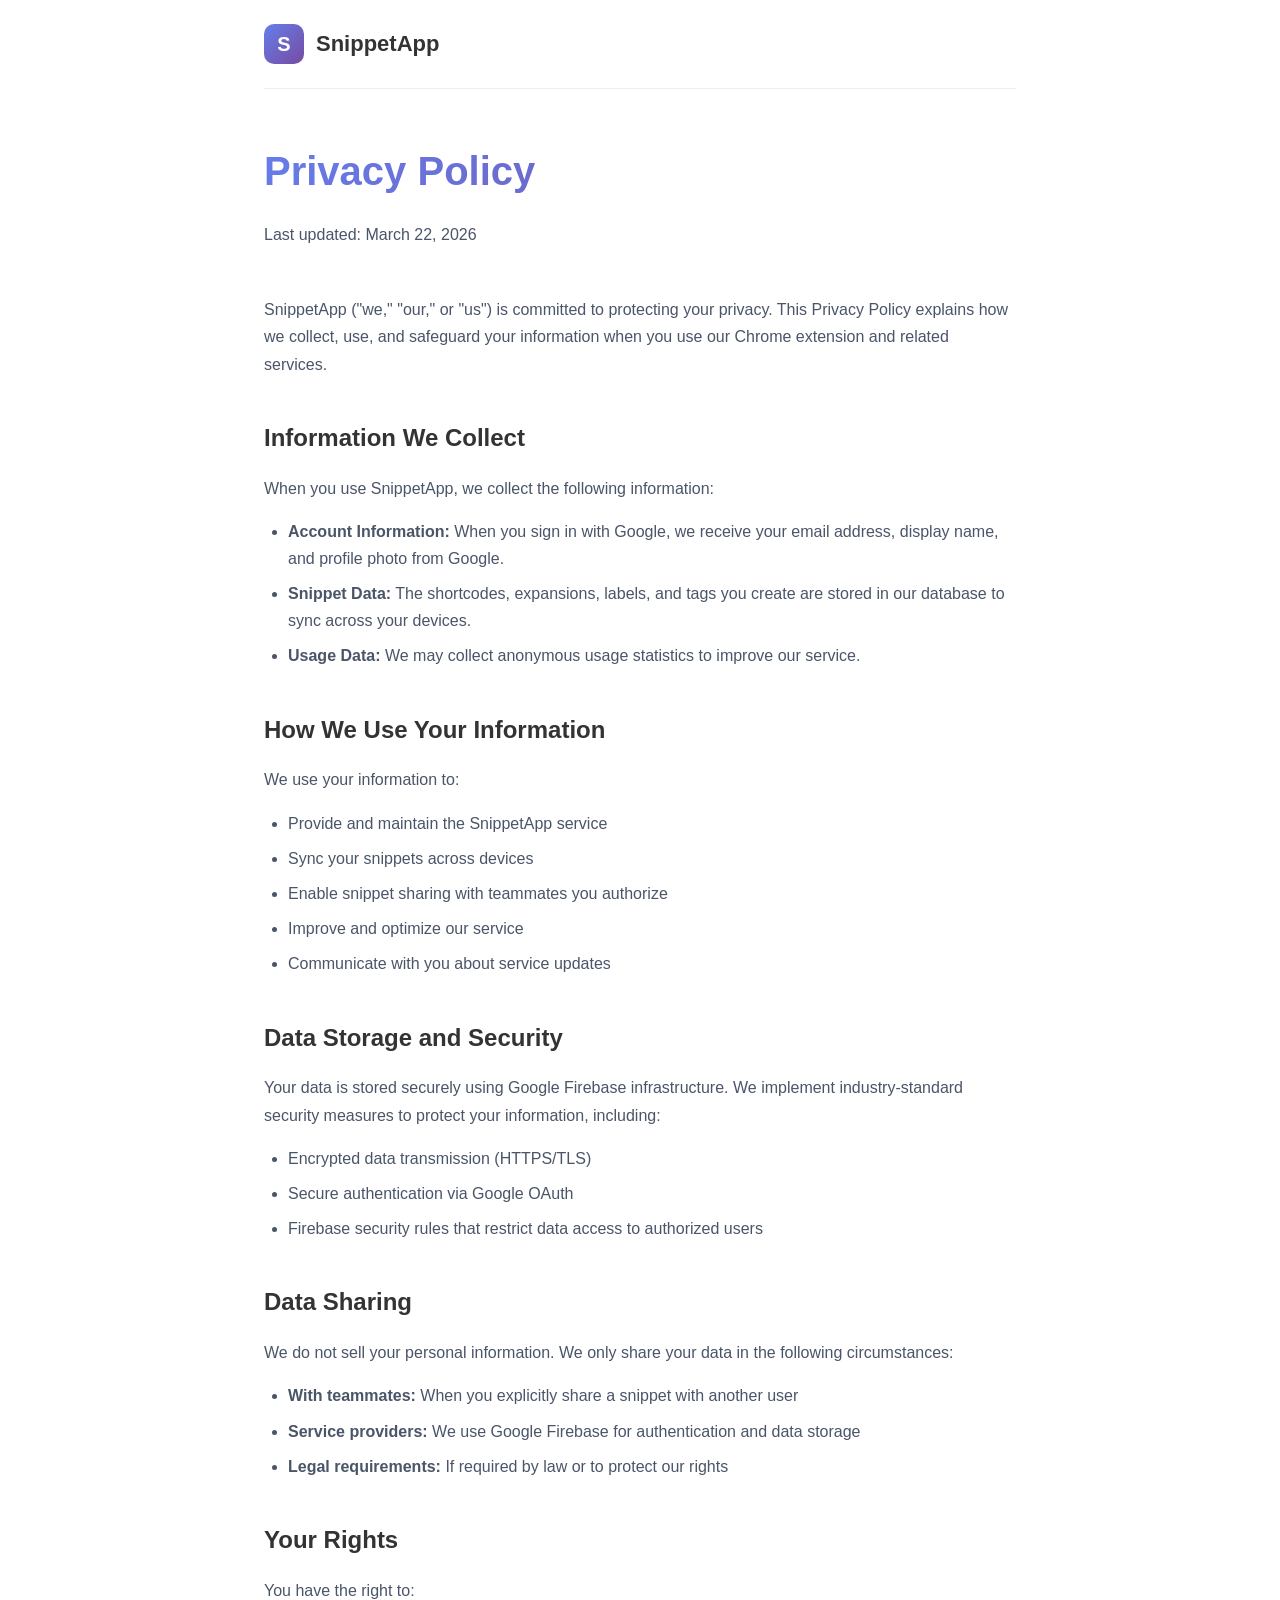
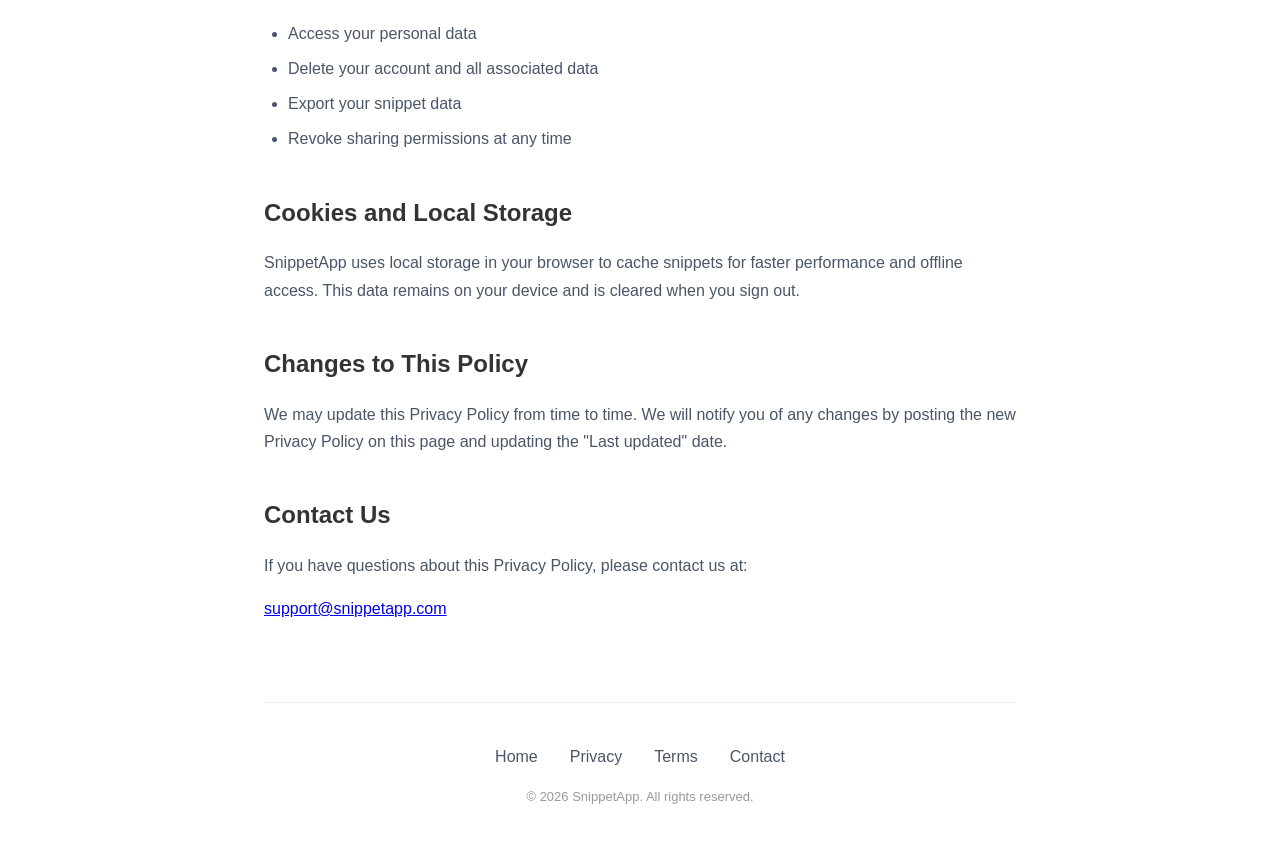
<file: landing/privacy.html>
<!DOCTYPE html>
<html lang="en">
<head>
  <meta charset="UTF-8">
  <meta name="viewport" content="width=device-width, initial-scale=1.0">
  <title>Privacy Policy - SnippetApp</title>
  <meta name="description" content="SnippetApp Privacy Policy - Learn how we collect, use, and protect your data.">
  <link rel="icon" href="data:image/svg+xml,<svg xmlns='http://www.w3.org/2000/svg' viewBox='0 0 100 100'><rect fill='%23667eea' rx='20' width='100' height='100'/><text x='50' y='70' font-size='60' text-anchor='middle' fill='white'>S</text></svg>">
  <style>
    * {
      margin: 0;
      padding: 0;
      box-sizing: border-box;
    }

    :root {
      --primary: #667eea;
      --secondary: #764ba2;
      --text: #333;
      --text-light: #4a5568;
      --bg: #f8f9fa;
      --white: #ffffff;
    }

    body {
      font-family: -apple-system, BlinkMacSystemFont, 'Segoe UI', Roboto, Oxygen, Ubuntu, sans-serif;
      color: var(--text);
      line-height: 1.7;
      background: var(--white);
    }

    .container {
      max-width: 800px;
      margin: 0 auto;
      padding: 0 24px;
    }

    header {
      padding: 24px 0;
      border-bottom: 1px solid #eee;
      margin-bottom: 48px;
    }

    .nav-logo {
      display: inline-flex;
      align-items: center;
      gap: 12px;
      text-decoration: none;
    }

    .nav-logo-icon {
      width: 40px;
      height: 40px;
      background: linear-gradient(135deg, var(--primary) 0%, var(--secondary) 100%);
      border-radius: 10px;
      display: flex;
      align-items: center;
      justify-content: center;
      color: white;
      font-weight: bold;
      font-size: 20px;
    }

    .nav-logo-text {
      font-size: 22px;
      font-weight: 700;
      color: var(--text);
    }

    h1 {
      font-size: 40px;
      font-weight: 700;
      margin-bottom: 16px;
      background: linear-gradient(135deg, var(--primary), var(--secondary));
      -webkit-background-clip: text;
      -webkit-text-fill-color: transparent;
      background-clip: text;
    }

    .last-updated {
      color: var(--text-light);
      margin-bottom: 48px;
    }

    h2 {
      font-size: 24px;
      font-weight: 600;
      margin-top: 40px;
      margin-bottom: 16px;
    }

    p {
      margin-bottom: 16px;
      color: var(--text-light);
    }

    ul {
      margin-bottom: 16px;
      padding-left: 24px;
    }

    li {
      margin-bottom: 8px;
      color: var(--text-light);
    }

    footer {
      margin-top: 80px;
      padding: 40px 0;
      border-top: 1px solid #eee;
      text-align: center;
    }

    .footer-links {
      display: flex;
      justify-content: center;
      gap: 32px;
    }

    .footer-link {
      color: var(--text-light);
      text-decoration: none;
    }

    .footer-link:hover {
      color: var(--primary);
    }

    .footer-copyright {
      margin-top: 16px;
      color: #999;
      font-size: 13px;
    }
  </style>
</head>
<body>
  <div class="container">
    <header>
      <a href="index.html" class="nav-logo">
        <div class="nav-logo-icon">S</div>
        <span class="nav-logo-text">SnippetApp</span>
      </a>
    </header>

    <main>
      <h1>Privacy Policy</h1>
      <p class="last-updated">Last updated: March 22, 2026</p>

      <p>SnippetApp ("we," "our," or "us") is committed to protecting your privacy. This Privacy Policy explains how we collect, use, and safeguard your information when you use our Chrome extension and related services.</p>

      <h2>Information We Collect</h2>
      <p>When you use SnippetApp, we collect the following information:</p>
      <ul>
        <li><strong>Account Information:</strong> When you sign in with Google, we receive your email address, display name, and profile photo from Google.</li>
        <li><strong>Snippet Data:</strong> The shortcodes, expansions, labels, and tags you create are stored in our database to sync across your devices.</li>
        <li><strong>Usage Data:</strong> We may collect anonymous usage statistics to improve our service.</li>
      </ul>

      <h2>How We Use Your Information</h2>
      <p>We use your information to:</p>
      <ul>
        <li>Provide and maintain the SnippetApp service</li>
        <li>Sync your snippets across devices</li>
        <li>Enable snippet sharing with teammates you authorize</li>
        <li>Improve and optimize our service</li>
        <li>Communicate with you about service updates</li>
      </ul>

      <h2>Data Storage and Security</h2>
      <p>Your data is stored securely using Google Firebase infrastructure. We implement industry-standard security measures to protect your information, including:</p>
      <ul>
        <li>Encrypted data transmission (HTTPS/TLS)</li>
        <li>Secure authentication via Google OAuth</li>
        <li>Firebase security rules that restrict data access to authorized users</li>
      </ul>

      <h2>Data Sharing</h2>
      <p>We do not sell your personal information. We only share your data in the following circumstances:</p>
      <ul>
        <li><strong>With teammates:</strong> When you explicitly share a snippet with another user</li>
        <li><strong>Service providers:</strong> We use Google Firebase for authentication and data storage</li>
        <li><strong>Legal requirements:</strong> If required by law or to protect our rights</li>
      </ul>

      <h2>Your Rights</h2>
      <p>You have the right to:</p>
      <ul>
        <li>Access your personal data</li>
        <li>Delete your account and all associated data</li>
        <li>Export your snippet data</li>
        <li>Revoke sharing permissions at any time</li>
      </ul>

      <h2>Cookies and Local Storage</h2>
      <p>SnippetApp uses local storage in your browser to cache snippets for faster performance and offline access. This data remains on your device and is cleared when you sign out.</p>

      <h2>Changes to This Policy</h2>
      <p>We may update this Privacy Policy from time to time. We will notify you of any changes by posting the new Privacy Policy on this page and updating the "Last updated" date.</p>

      <h2>Contact Us</h2>
      <p>If you have questions about this Privacy Policy, please contact us at:</p>
      <p><a href="mailto:support@snippetapp.com">support@snippetapp.com</a></p>
    </main>

    <footer>
      <div class="footer-links">
        <a href="index.html" class="footer-link">Home</a>
        <a href="privacy.html" class="footer-link">Privacy</a>
        <a href="terms.html" class="footer-link">Terms</a>
        <a href="mailto:support@snippetapp.com" class="footer-link">Contact</a>
      </div>
      <p class="footer-copyright">&copy; 2026 SnippetApp. All rights reserved.</p>
    </footer>
  </div>
</body>
</html>
</file>
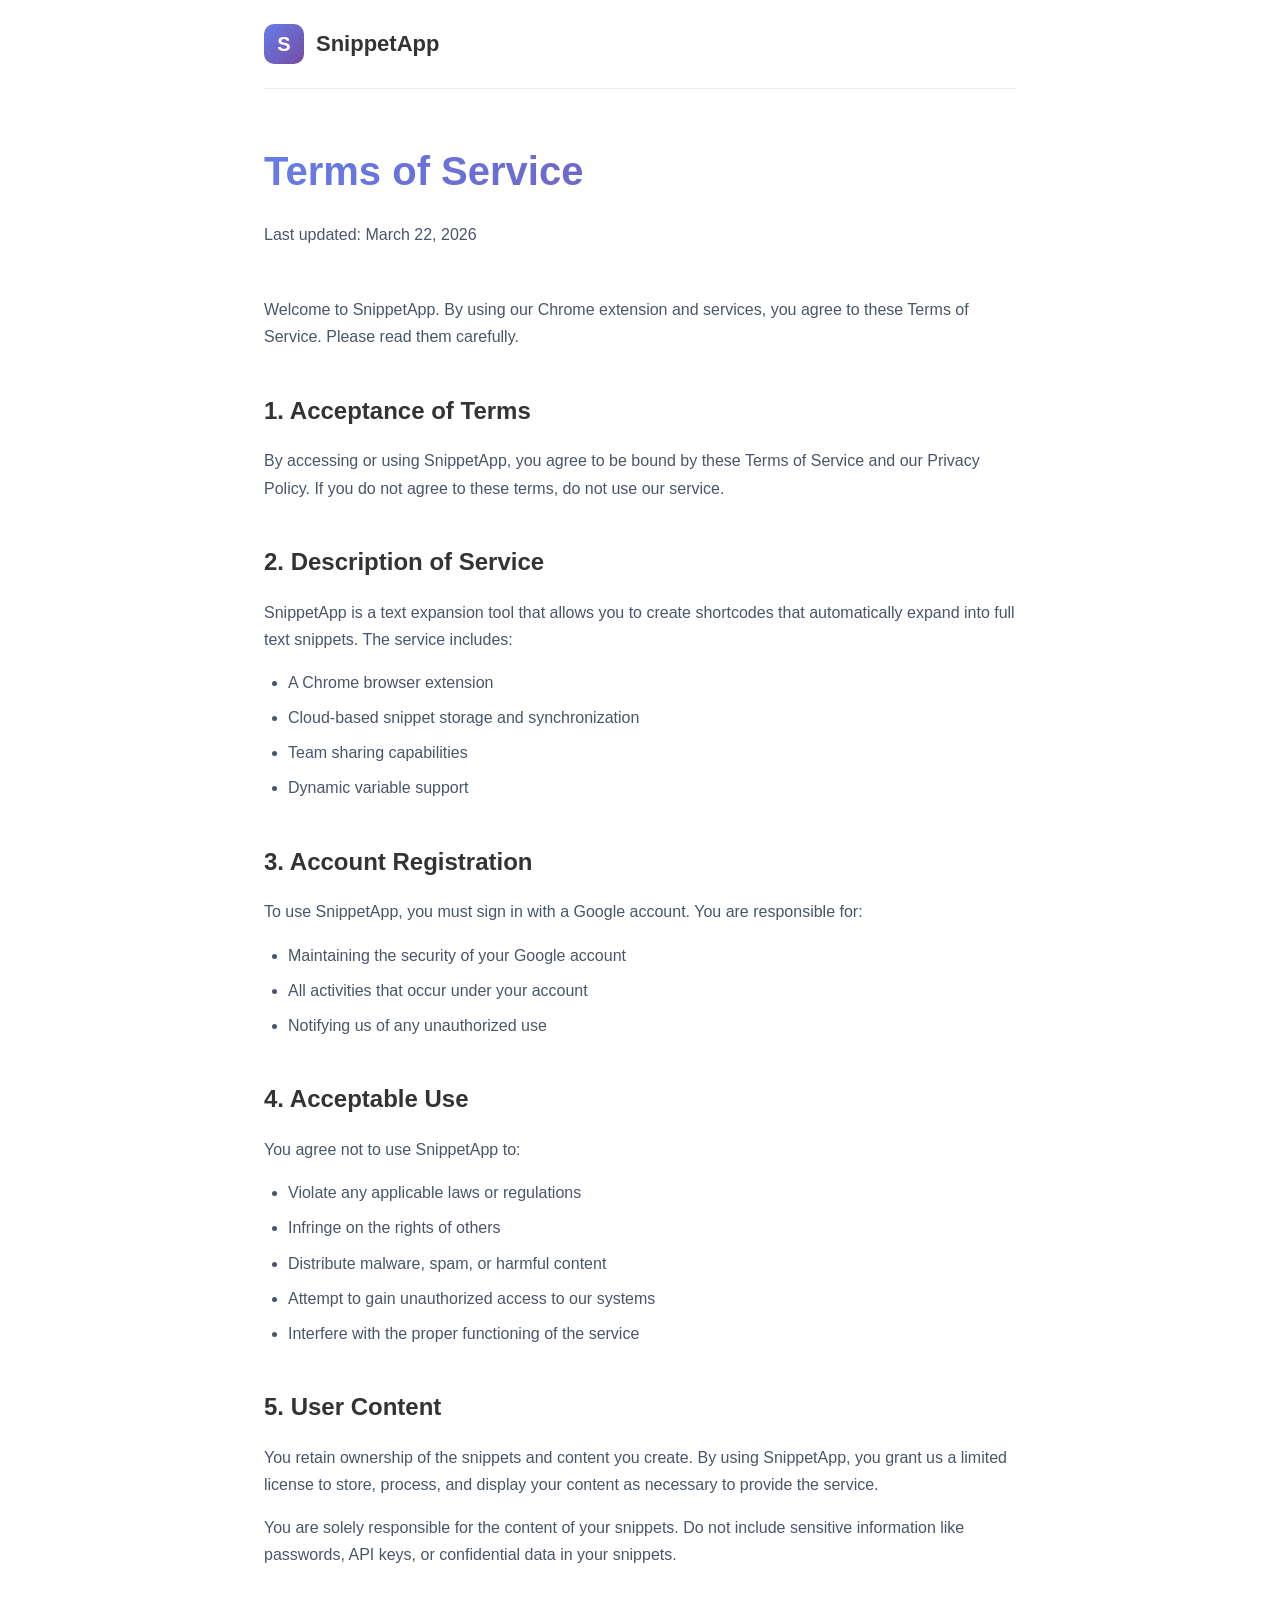
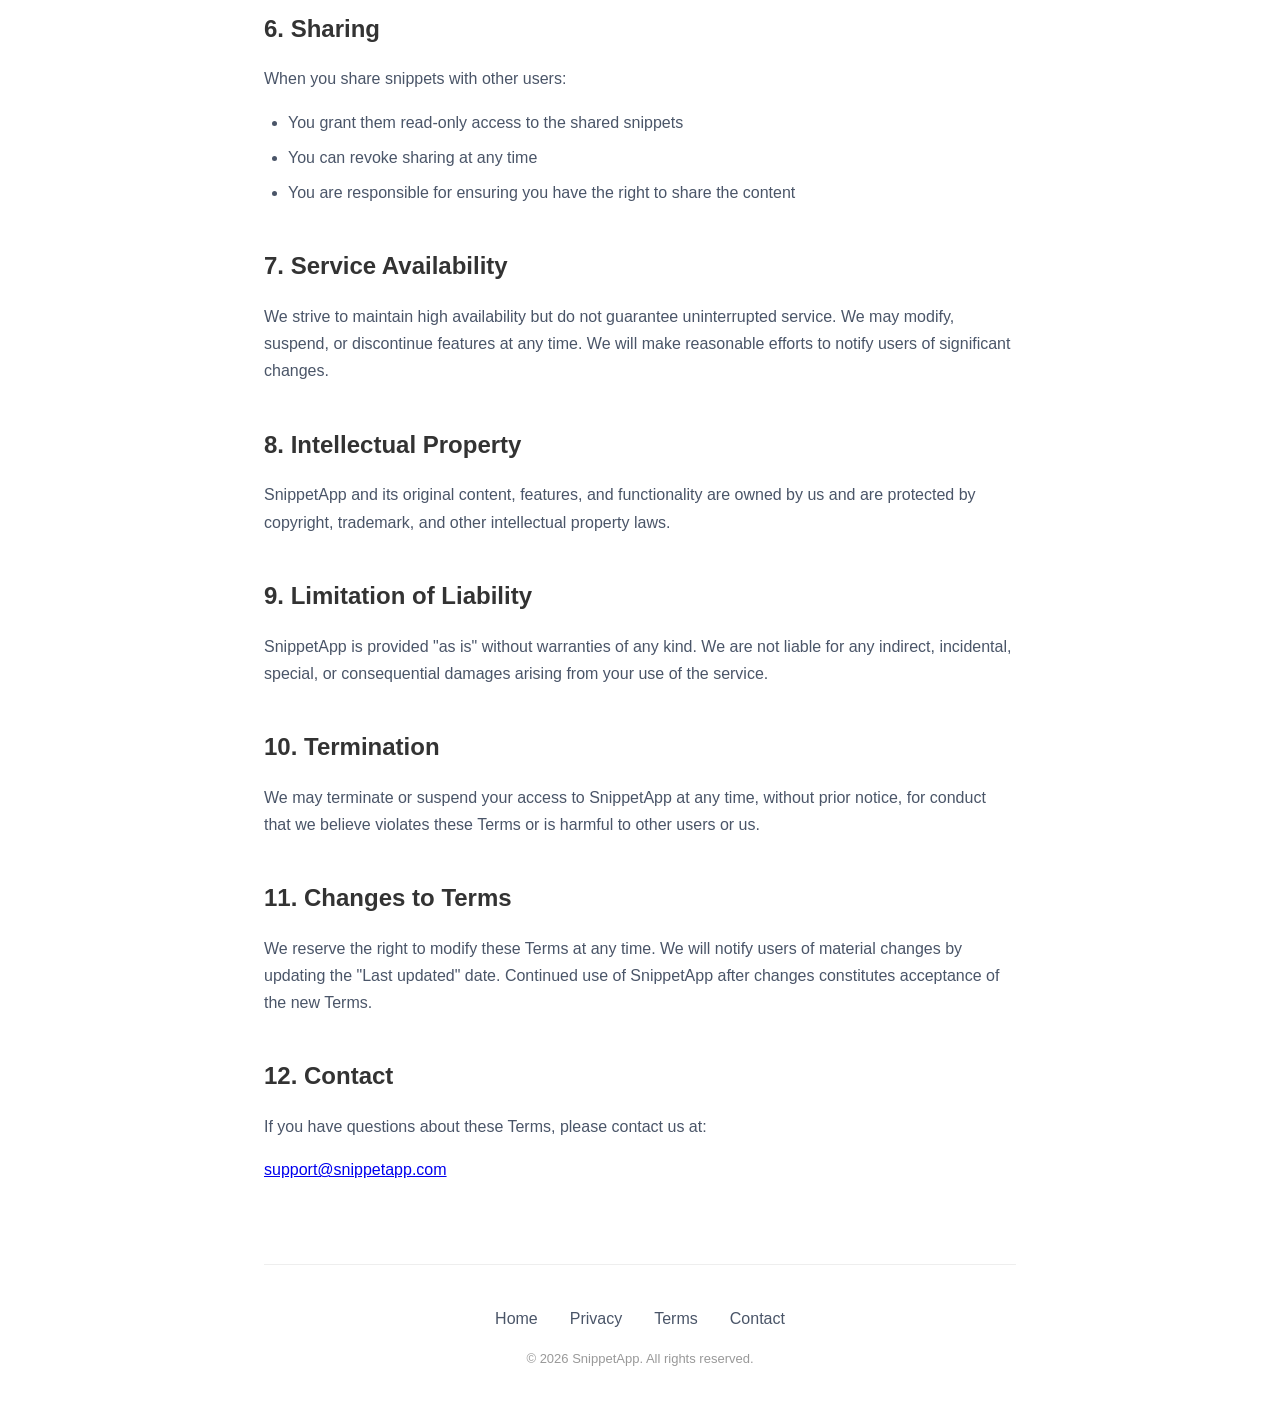
<file: landing/terms.html>
<!DOCTYPE html>
<html lang="en">
<head>
  <meta charset="UTF-8">
  <meta name="viewport" content="width=device-width, initial-scale=1.0">
  <title>Terms of Service - SnippetApp</title>
  <meta name="description" content="SnippetApp Terms of Service - Read our terms and conditions for using the service.">
  <link rel="icon" href="data:image/svg+xml,<svg xmlns='http://www.w3.org/2000/svg' viewBox='0 0 100 100'><rect fill='%23667eea' rx='20' width='100' height='100'/><text x='50' y='70' font-size='60' text-anchor='middle' fill='white'>S</text></svg>">
  <style>
    * {
      margin: 0;
      padding: 0;
      box-sizing: border-box;
    }

    :root {
      --primary: #667eea;
      --secondary: #764ba2;
      --text: #333;
      --text-light: #4a5568;
      --bg: #f8f9fa;
      --white: #ffffff;
    }

    body {
      font-family: -apple-system, BlinkMacSystemFont, 'Segoe UI', Roboto, Oxygen, Ubuntu, sans-serif;
      color: var(--text);
      line-height: 1.7;
      background: var(--white);
    }

    .container {
      max-width: 800px;
      margin: 0 auto;
      padding: 0 24px;
    }

    header {
      padding: 24px 0;
      border-bottom: 1px solid #eee;
      margin-bottom: 48px;
    }

    .nav-logo {
      display: inline-flex;
      align-items: center;
      gap: 12px;
      text-decoration: none;
    }

    .nav-logo-icon {
      width: 40px;
      height: 40px;
      background: linear-gradient(135deg, var(--primary) 0%, var(--secondary) 100%);
      border-radius: 10px;
      display: flex;
      align-items: center;
      justify-content: center;
      color: white;
      font-weight: bold;
      font-size: 20px;
    }

    .nav-logo-text {
      font-size: 22px;
      font-weight: 700;
      color: var(--text);
    }

    h1 {
      font-size: 40px;
      font-weight: 700;
      margin-bottom: 16px;
      background: linear-gradient(135deg, var(--primary), var(--secondary));
      -webkit-background-clip: text;
      -webkit-text-fill-color: transparent;
      background-clip: text;
    }

    .last-updated {
      color: var(--text-light);
      margin-bottom: 48px;
    }

    h2 {
      font-size: 24px;
      font-weight: 600;
      margin-top: 40px;
      margin-bottom: 16px;
    }

    p {
      margin-bottom: 16px;
      color: var(--text-light);
    }

    ul {
      margin-bottom: 16px;
      padding-left: 24px;
    }

    li {
      margin-bottom: 8px;
      color: var(--text-light);
    }

    footer {
      margin-top: 80px;
      padding: 40px 0;
      border-top: 1px solid #eee;
      text-align: center;
    }

    .footer-links {
      display: flex;
      justify-content: center;
      gap: 32px;
    }

    .footer-link {
      color: var(--text-light);
      text-decoration: none;
    }

    .footer-link:hover {
      color: var(--primary);
    }

    .footer-copyright {
      margin-top: 16px;
      color: #999;
      font-size: 13px;
    }
  </style>
</head>
<body>
  <div class="container">
    <header>
      <a href="index.html" class="nav-logo">
        <div class="nav-logo-icon">S</div>
        <span class="nav-logo-text">SnippetApp</span>
      </a>
    </header>

    <main>
      <h1>Terms of Service</h1>
      <p class="last-updated">Last updated: March 22, 2026</p>

      <p>Welcome to SnippetApp. By using our Chrome extension and services, you agree to these Terms of Service. Please read them carefully.</p>

      <h2>1. Acceptance of Terms</h2>
      <p>By accessing or using SnippetApp, you agree to be bound by these Terms of Service and our Privacy Policy. If you do not agree to these terms, do not use our service.</p>

      <h2>2. Description of Service</h2>
      <p>SnippetApp is a text expansion tool that allows you to create shortcodes that automatically expand into full text snippets. The service includes:</p>
      <ul>
        <li>A Chrome browser extension</li>
        <li>Cloud-based snippet storage and synchronization</li>
        <li>Team sharing capabilities</li>
        <li>Dynamic variable support</li>
      </ul>

      <h2>3. Account Registration</h2>
      <p>To use SnippetApp, you must sign in with a Google account. You are responsible for:</p>
      <ul>
        <li>Maintaining the security of your Google account</li>
        <li>All activities that occur under your account</li>
        <li>Notifying us of any unauthorized use</li>
      </ul>

      <h2>4. Acceptable Use</h2>
      <p>You agree not to use SnippetApp to:</p>
      <ul>
        <li>Violate any applicable laws or regulations</li>
        <li>Infringe on the rights of others</li>
        <li>Distribute malware, spam, or harmful content</li>
        <li>Attempt to gain unauthorized access to our systems</li>
        <li>Interfere with the proper functioning of the service</li>
      </ul>

      <h2>5. User Content</h2>
      <p>You retain ownership of the snippets and content you create. By using SnippetApp, you grant us a limited license to store, process, and display your content as necessary to provide the service.</p>
      <p>You are solely responsible for the content of your snippets. Do not include sensitive information like passwords, API keys, or confidential data in your snippets.</p>

      <h2>6. Sharing</h2>
      <p>When you share snippets with other users:</p>
      <ul>
        <li>You grant them read-only access to the shared snippets</li>
        <li>You can revoke sharing at any time</li>
        <li>You are responsible for ensuring you have the right to share the content</li>
      </ul>

      <h2>7. Service Availability</h2>
      <p>We strive to maintain high availability but do not guarantee uninterrupted service. We may modify, suspend, or discontinue features at any time. We will make reasonable efforts to notify users of significant changes.</p>

      <h2>8. Intellectual Property</h2>
      <p>SnippetApp and its original content, features, and functionality are owned by us and are protected by copyright, trademark, and other intellectual property laws.</p>

      <h2>9. Limitation of Liability</h2>
      <p>SnippetApp is provided "as is" without warranties of any kind. We are not liable for any indirect, incidental, special, or consequential damages arising from your use of the service.</p>

      <h2>10. Termination</h2>
      <p>We may terminate or suspend your access to SnippetApp at any time, without prior notice, for conduct that we believe violates these Terms or is harmful to other users or us.</p>

      <h2>11. Changes to Terms</h2>
      <p>We reserve the right to modify these Terms at any time. We will notify users of material changes by updating the "Last updated" date. Continued use of SnippetApp after changes constitutes acceptance of the new Terms.</p>

      <h2>12. Contact</h2>
      <p>If you have questions about these Terms, please contact us at:</p>
      <p><a href="mailto:support@snippetapp.com">support@snippetapp.com</a></p>
    </main>

    <footer>
      <div class="footer-links">
        <a href="index.html" class="footer-link">Home</a>
        <a href="privacy.html" class="footer-link">Privacy</a>
        <a href="terms.html" class="footer-link">Terms</a>
        <a href="mailto:support@snippetapp.com" class="footer-link">Contact</a>
      </div>
      <p class="footer-copyright">&copy; 2026 SnippetApp. All rights reserved.</p>
    </footer>
  </div>
</body>
</html>
</file>
